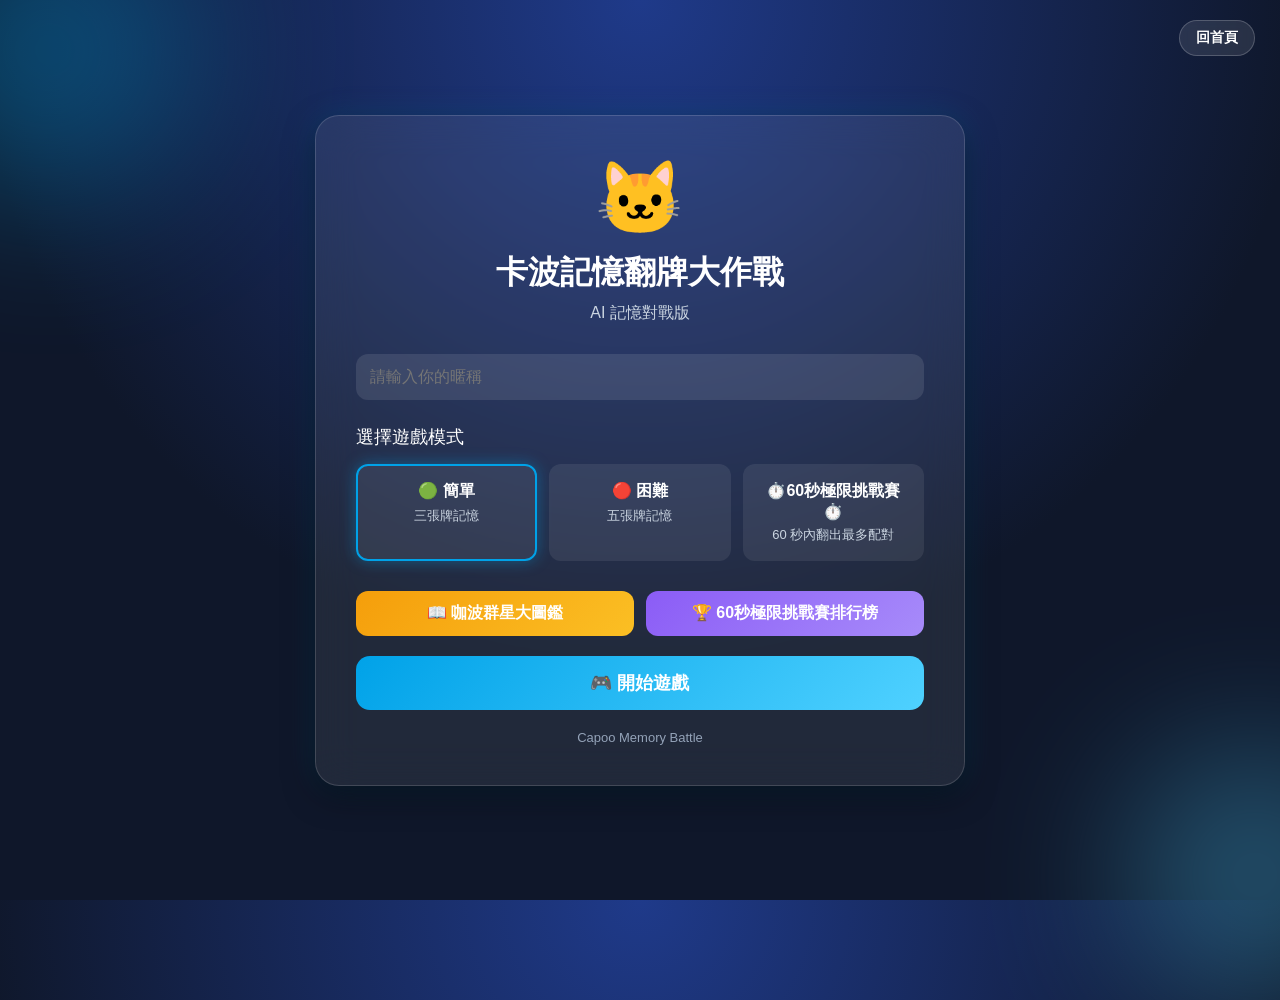
<file: capoo-game/index.html>
<!DOCTYPE html>
<html lang="zh-Hant">
<head>
<meta charset="UTF-8">
<meta name="viewport" content="width=device-width, initial-scale=1.0">
<title>卡波記憶翻牌大作戰</title>

<style>

*{
    margin:0;
    padding:0;
    box-sizing:border-box;
}

body{
    min-height:100vh;
    display:flex;
    justify-content:center;
    align-items:center;

    font-family:"Microsoft JhengHei",sans-serif;

    background:
    radial-gradient(circle at top,#1f3a8a,#0f172a 60%),
    #0f172a;

    overflow:hidden;
}

/* 背景光球 */
body::before,
body::after{
    content:"";
    position:absolute;
    border-radius:50%;
    filter:blur(80px);
    opacity:.35;
}

body::before{
    width:300px;
    height:300px;
    background:#00A2E8;
    top:-100px;
    left:-100px;
}

body::after{
    width:250px;
    height:250px;
    background:#4fd1ff;
    bottom:-100px;
    right:-100px;
}

/* 主卡片 */
.login-box{

    width:650px;
    max-width:95%;

    padding:40px;

    border-radius:24px;

    background:rgba(255,255,255,.08);

    backdrop-filter:blur(20px);

    border:1px solid rgba(255,255,255,.15);

    box-shadow:
    0 10px 30px rgba(0,0,0,.5),
    0 0 30px rgba(0,162,232,.2);

    position:relative;
    z-index:10;
}

.logo{
    font-size:72px;
    margin-bottom:10px; 
    text-align:center;
}

h1{
    color:white;
    font-size:32px;
    margin-bottom:8px;
    text-align:center;
}

.subtitle{
    color:#cbd5e1;
    margin-bottom:30px;
    text-align:center;
}

input[type=text]{

    width:100%;
    padding:14px;

    border:none;
    border-radius:12px;

    background:rgba(255,255,255,.1);

    color:white;
    font-size:16px;

    outline:none;

    margin-bottom:25px;
}

input[type=text]:focus{
    box-shadow:0 0 15px rgba(0,162,232,.5);
}

.section-title{
    color:#fff;
    margin-bottom:15px;
    font-size:18px;
}

/* 模式卡片 */
.difficulty{
    display:flex;
    gap:12px;
    margin-bottom:30px;
}

.diff-card{
    flex:1;
    padding:15px;

    border-radius:12px;

    background:rgba(255,255,255,.08);

    border:2px solid transparent;

    cursor:pointer;

    transition:.3s;

    text-align:center;
}

.diff-card:hover{
    transform:translateY(-3px);
}

.diff-card input{
    display:none;
}

.diff-card:has(input:checked){
    border-color:#00A2E8;
    box-shadow:0 0 15px rgba(0,162,232,.4);
}

.diff-title{
    color:white;
    font-weight:bold;
    font-size:16px;
}

.diff-desc{
    color:#cbd5e1;
    font-size:13px;
    margin-top:5px;
}

/* 按鈕 */
.start-btn{

    width:100%;

    padding:15px;

    border:none;
    border-radius:14px;

    background:linear-gradient(135deg,#00A2E8,#4fd1ff);

    color:white;

    font-size:18px;
    font-weight:bold;

    cursor:pointer;

    transition:.3s;
}

.start-btn:hover{

    transform:translateY(-2px);

    box-shadow:
    0 0 20px rgba(0,162,232,.5);
}

.footer{
    margin-top:20px;
    color:#94a3b8;
    font-size:13px;
    text-align:center;
}

/* 右上角懸浮返回首頁按鈕 (手機電腦共用) */
.floating-home-btn {
    position: fixed;
    top: 20px;
    right: 25px;
    background: rgba(255, 255, 255, 0.1);
    backdrop-filter: blur(5px);
    border: 1px solid rgba(255, 255, 255, 0.2);
    color: white;
    padding: 8px 16px;
    border-radius: 20px;
    text-decoration: none;
    font-size: 14px;
    font-weight: bold;
    z-index: 9999;
    transition: 0.3s;
}
.floating-home-btn:hover {
    background: rgba(0, 162, 232, 0.4);
    border-color: #4fd1ff;
}

/* 手機版 */
@media(max-width:700px){

    .difficulty{
        flex-direction:column;
    }

    .login-box{
        width:95%;
        padding: 20px;
    }
}

</style>
</head>

<body>

<!-- 右上角固定返回首頁按鈕，手機電腦隨時點得到 -->
<a href="home.html" class="floating-home-btn">回首頁</a>

<div class="login-box">

    <div class="logo">🐱</div>

    <h1>卡波記憶翻牌大作戰</h1>

    <div class="subtitle">
        AI 記憶對戰版
    </div>

    <form onsubmit="startGame(event)">

        <input
            type="text"
            id="username"
            placeholder="請輸入你的暱稱"
            required
        >

        <div class="section-title">
            選擇遊戲模式
        </div>

        <div class="difficulty">

            <label class="diff-card">

                <input
                    type="radio"
                    name="difficulty"
                    value="easy"
                    checked
                >

                <div class="diff-title">
                    🟢 簡單
                </div>

                <div class="diff-desc">
                    三張牌記憶
                </div>

            </label>

            <label class="diff-card">

                <input
                    type="radio"
                    name="difficulty"
                    value="hard"
                >

                <div class="diff-title">
                    🔴 困難
                </div>

                <div class="diff-desc">
                    五張牌記憶
                </div>

            </label>

            <label class="diff-card">

                <input
                    type="radio"
                    name="difficulty"
                    value="challenge"
                >

                <div class="diff-title">
                    ⏱️60秒極限挑戰賽⏱️
                </div>

                <div class="diff-desc">
                    60 秒內翻出最多配對
                </div>

            </label>

        </div>
        <div style="
        display:flex;
        gap:12px;
        margin-bottom:20px;
        ">

            <button
                type="button"
                onclick="window.location.href='story.html'"
                style="
                flex:1;
                padding:12px;
                border:none;
                border-radius:12px;
                cursor:pointer;
                font-size:16px;
                font-weight:bold;
                background:linear-gradient(135deg,#f59e0b,#fbbf24);
                color:white;
                ">
                📖 咖波群星大圖鑑
            </button>

            <button
                type="button"
                onclick="window.location.href='leaderboard.html'"
                style="
                flex:1;
                padding:12px;
                border:none;
                border-radius:12px;
                cursor:pointer;
                font-size:16px;
                font-weight:bold;
                background:linear-gradient(135deg,#8b5cf6,#a78bfa);
                color:white;
                ">
                🏆 60秒極限挑戰賽排行榜
            </button>

        </div>
        <button class="start-btn">
            🎮 開始遊戲
        </button>
        

    </form>

    <div class="footer">
        Capoo Memory Battle
    </div>

</div>

<script>

function startGame(e){

    e.preventDefault();

    const username =
        document.getElementById("username").value;

    const difficulty =
        document.querySelector(
            "input[name='difficulty']:checked"
        ).value;

    let url;

    if(difficulty === "challenge"){

        url =
        `challenge.html?user=${encodeURIComponent(username)}`;

    }else{

        url =
        `game.html?user=${encodeURIComponent(username)}&difficulty=${difficulty}`;

    }

    window.location.href = url;
}

</script>

</body>
</html>
</file>
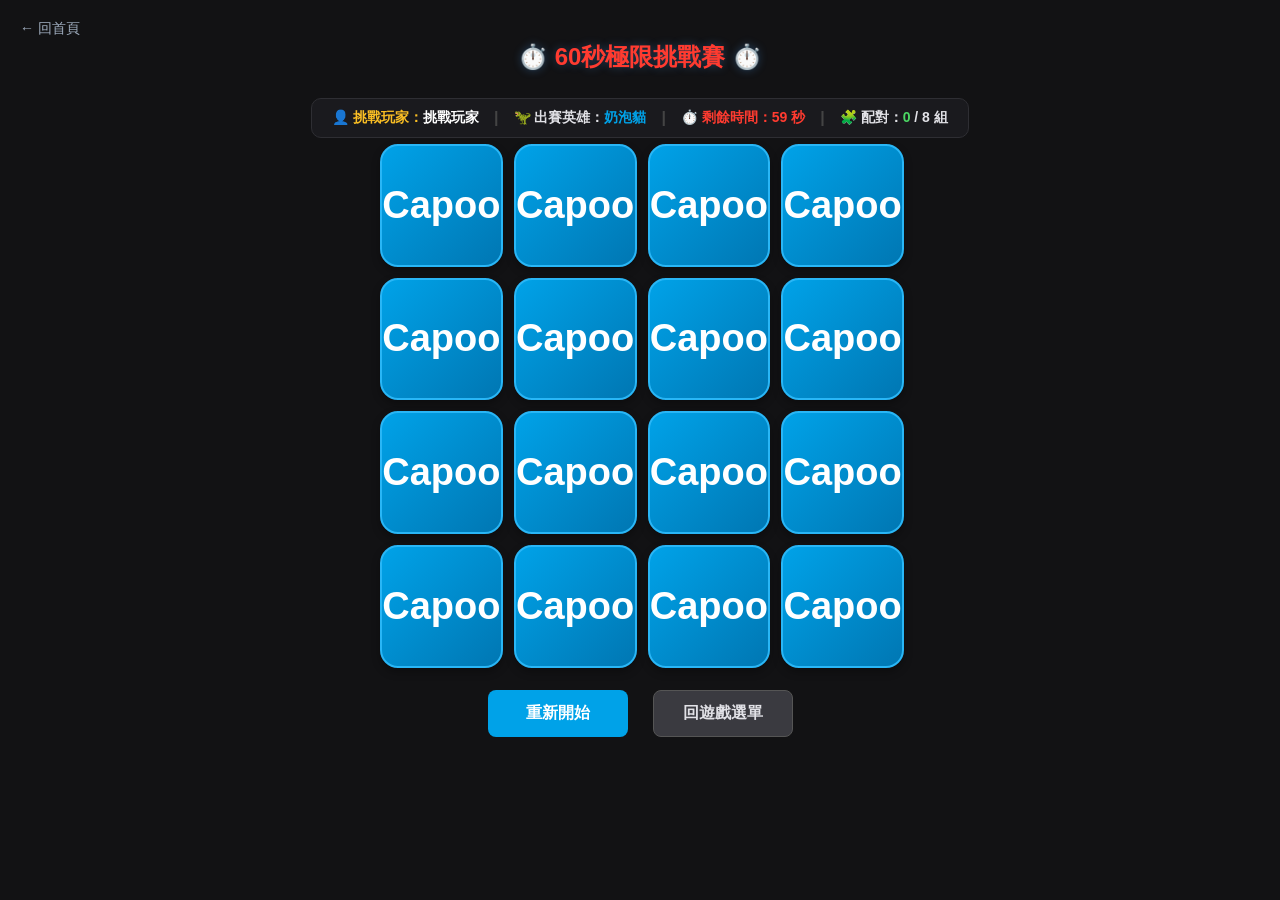
<file: capoo-game/challenge.html>
<!DOCTYPE html>
<html lang="zh-Hant">
<head>
    <meta charset="UTF-8">
    <meta name="viewport" content="width=device-width, initial-scale=1.0">
    <title>60秒極限挑戰賽</title>
    <script src="https://code.jquery.com/jquery-3.6.0.min.js"></script>
    <style>
        :root {
            --bg-color: #121214;
            --card-back: #00A2E8;			
            --text-color: #e1e1e6;
            --accent-color: #ff3b30; 
        }
        body {
            background-color: var(--bg-color); 
			color: var(--text-color);
            font-family: 'Segoe UI', Roboto, sans-serif; 
			margin: 0; padding: 20px; padding-top: 1px;
            display: flex; flex-direction: column; align-items: center;
        }
        nav { 
			position: fixed; top: 0; left: 0;
			width: 100%; background: #1a1a1e; 
			padding: 15px 0; text-align: center; 
			border-bottom: 2px solid var(--accent-color); z-index: 999; 
		}
		
        nav a { color: var(--text-color); text-decoration: none; 
			margin: 0 10px; font-weight: bold; }
		
		nav a.active { color: var(--accent-color); }

        .challenge-container {
			width: 100%;
			max-width: 680px;   
			display: flex;
			flex-direction: column;
			align-items: center; 
			text-align: center;
		}

        #game-board { 
			display: grid; 
			grid-template-columns: repeat(4, 1fr);
			gap: 15px;          
			margin: 1px auto;
			perspective: 1000px;
			width: 100%;        
			max-width: 520px;  
		}
		
		h1, h2 { 
			color: var(--accent-color); 
			text-shadow: 0 0 10px rgba(77,166,255,0.3); 
		}
		
        .card-container { 
			width: 100%;
			aspect-ratio: 1;    
			position: relative; 
			transform-style: preserve-3d; 
			transition: transform 0.6s; 
			cursor: pointer; 
		}
		
        .card-container.flipped { 
			transform: rotateY(180deg); 
		}
		
        .card-face { 
			position: absolute; 
			width: 100%; height: 100%; 
			backface-visibility: hidden; 
			border-radius: 18px; 
			box-shadow: 0 4px 8px rgba(0,0,0,0.3); 
			display: flex; 
			align-items: center; 
			justify-content: center; 
			overflow: hidden;
			top: 0;
			left: 0;
		}
        
        .card-back { 
			background: linear-gradient(135deg, #00A2E8 0%, #0077b3 100%); 
			border: 2px solid #29b6f6; 
			color: white; 
			font-weight: bold; 
			border-radius: 18px; 
			z-index: 2;
			width: 100%; height: 100%; 
			font-size: 38px; 
		}
		
        .card-front { 
			background-color: #ffffff; 
			transform: rotateY(180deg); 
			border: 2px solid #fff; 
			border-radius: 18px; 
			z-index: 1; 
			width: 100%; height: 100%; 
		}
		
        .card-front img { 
			width: 90%; height: 90%; object-fit: contain; 
		}
		
        button { 
			background-color: var(--accent-color); 
			color: white; border: none; padding: 12px 24px; 
			font-size: 16px; border-radius: 8px; cursor: pointer; 
			font-weight: bold; transition: 0.2s; margin: 5px; 
		}
		button:hover { background-color: #008cd4; transform: translateY(-2px); }
		
    </style>
</head>
<body>
	<a href="home.html" class="back-link" style="position: absolute; top: 20px; left: 20px; color: #a0aec0; text-decoration: none; font-size: 14px; z-index: 99;">
	&#8592; 回首頁
	</a>
    <div class="challenge-container" style="margin-top: 20px;">
        <h2>⏱️ 60秒極限挑戰賽 ⏱️</h2>
        
        <!--使用 flex 讓三筆資訊完美並排 -->
			<div style="display: flex; gap: 15px; justify-content: center; align-items: center; background-color: #1a1a1e; padding: 10px 20px; border-radius: 10px; margin: 5px 0; border: 1px solid #2e2e33; font-weight: bold;">
            <div style="font-size: 14px; color: #fbbf24;">👤 挑戰玩家：<span id="player-nickname-display" style="color: #ffffff;">神秘人物</span></div>
            <div style="color: #444;">|</div>
            <div style="font-size: 14px;">🦖 出賽英雄：<span id="hero-display" style="color:#00A2E8;">卡波</span></div>
            <div style="color: #444;">|</div>
            <div style="font-size: 14px; color: var(--accent-color);">⏱️ 剩餘時間：<span id="timer">60</span> 秒</div>
            <div style="color: #444;">|</div>
            <div style="font-size: 14px;">🧩 配對：<span id="score" style="color: #4cd964;">0</span> / 8 組</div>
        </div>

        <div id="game-board"></div>

        <div style="margin-top: 20px; display: flex; gap: 15px; justify-content: center;">
            <button onclick="resetChallengeGame()" style="background-color: #00A2E8; width: 140px;">重新開始</button>
            <button onclick="location.href='index.html'" style="background-color: #3a3a40; color: #e1e1e6; border: 1px solid #555; width: 140px;">回遊戲選單</button>
        </div>
    </div>

    <script>
		const capooImages = [
            "capoo1.png", 
            "capoo2.png", 
            "capoo3.png", 
            "capoo4.png", 
            "capoo5.png", 
            "capoo6.png", 
            "capoo7.png", 
            "capoo8.png"
        ];        
		let timeLeft = 60;
        let timerInterval;
        let matchedPairs = 0;
        let flippedCards = [];
        let isLockBoard = false;

		window.onload = function() {
            //去網址列把 ?user= 後面的暱稱挖出來
            let urlParams = new URLSearchParams(window.location.search);
            let pNickname = urlParams.get('user') || localStorage.getItem('playerNickname') || '挑戰玩家';
            
            localStorage.setItem('playerNickname', pNickname);
            
            $('#player-nickname-display').text(pNickname);

            const heroPool = ['貓貓蟲卡波', '狗狗', '咪卡', '兔兔', '黑貓蟲', '奶泡貓', '暴龍姐'];
            let randomIndex = Math.floor(Math.random() * heroPool.length);
            let randomHero = heroPool[randomIndex];
            localStorage.setItem('playerCharName', randomHero);
            $('#hero-display').text(randomHero);
            
            localStorage.setItem('challengeScoreProcessed', 'false');
            initChallengeBoard();
            startTimer();
        };

        function initChallengeBoard() {
            let $board = $('#game-board').empty();
            let deck = [...capooImages, ...capooImages];
            deck.sort(() => Math.random() - 0.5);

            deck.forEach((imgUrl, index) => {
                let cardHtml = `
                    <div class="card-container" data-id="${imgUrl}" data-index="${index}">
                        <div class="card-face card-back">Capoo</div>
                        <div class="card-face card-front"><img src="${imgUrl}" onerror="this.src='capoo1.png'"></div>
                    </div>
                `;
                $board.append(cardHtml);
            });

            $('.card-container').click(handleCardClick);
        }

        function handleCardClick() {
            if (isLockBoard || $(this).hasClass('flipped')) return;
            
            $(this).addClass('flipped');
            flippedCards.push($(this));

            if (flippedCards.length === 2) {
                isLockBoard = true;
                if (flippedCards[0].data('id') === flippedCards[1].data('id')) {
                    matchedPairs++;
                    $('#score').text(matchedPairs);
                    flippedCards = [];
                    isLockBoard = false;
                    if (matchedPairs === 8) { clearInterval(timerInterval); saveAndRedirect(); }
                } else {
                    setTimeout(() => { 
                        flippedCards[0].removeClass('flipped'); 
                        flippedCards[1].removeClass('flipped'); 
                        flippedCards = []; 
                        isLockBoard = false; 
                    }, 800);
                }
            }
        }

		function startTimer() {
            timerInterval = setInterval(function() {
                timeLeft--;
                $('#timer').text(timeLeft);
                
                if (timeLeft <= 0) { 
                    clearInterval(timerInterval); 
                    //時間到立刻觸發存檔跳轉，不讓數據卡死歸零
                    saveAndRedirect(); 
                }
            }, 1000);
        }

        function saveAndRedirect() {
            //最新、最即時的數據
            localStorage.setItem('gameMode', 'challenge');
            localStorage.setItem('challengeScore', matchedPairs);
            localStorage.setItem('challengeTimeLeft', timeLeft < 0 ? 0 : timeLeft); 
            localStorage.setItem('challengeScoreProcessed', 'false'); 
            
            window.location.href = "result.html";
        }
		//按下重新開始時觸發的重來邏輯
        function resetChallengeGame() {
            clearInterval(timerInterval);
            
            timeLeft = 60;
            matchedPairs = 0;
            flippedCards = [];
            isLockBoard = false;
            
            $('#timer').text(timeLeft);
            $('#score').text(matchedPairs);
            
            localStorage.setItem('challengeScoreProcessed', 'false');
            
            initChallengeBoard();
            startTimer();
        }
    </script>
</body>
</html>
</file>
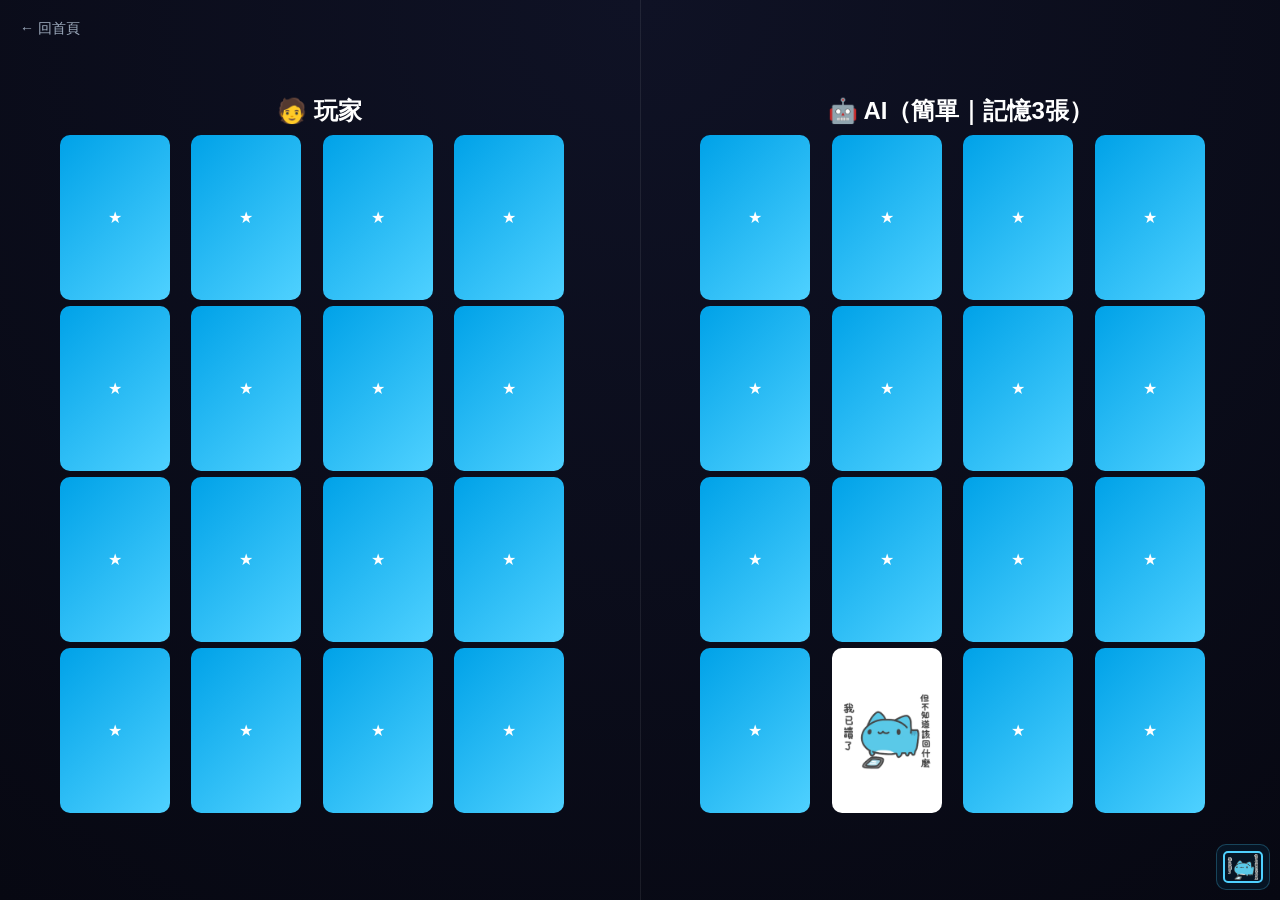
<file: capoo-game/game.html>
<!DOCTYPE html>
<html lang="zh-Hant">
<head>
<meta charset="UTF-8">
<meta name="viewport" content="width=device-width, initial-scale=1.0">
<title>卡波 AI 記憶對戰完整版</title>

<script src="https://code.jquery.com/jquery-3.6.0.min.js"></script>

<style>

/* ================= 全局 ================= */
html, body{
    margin:0;
    height:100vh;
    overflow:hidden;

    background: radial-gradient(circle at top, #0f1225, #070812);
    color:white;
    font-family:Arial;
}

/* ================= 左右戰場 ================= */
body{
    display:flex;
    flex-direction:row;
}

#player-wrap, #ai-wrap{
    position: relative;
}
/* ================= 玩家（左） ================= */
#player-wrap{
    flex:1;

    display:flex;
    flex-direction:column;
    justify-content:center;
    align-items:center;
    position:relative;
    border-right:1px solid rgba(255,255,255,0.08);
}
#freeze-player, #freeze-ai{
    display:block;
}
/* ================= AI（右） ================= */
#ai-wrap{
    flex:1;

    display:flex;
    flex-direction:column;
    justify-content:center;
    align-items:center;

    position:relative;
}
 
/* ================= 標題 ================= */
h2{
    margin:8px 0;
}

/* ================= 棋盤 ================= */
.board{
    display:grid;
    grid-template-columns:repeat(4,1fr);
    gap:6px;

    width:95%;
    max-width:520px;
}
.combo-pop{
    position: fixed;
    top: 20%;
    left: 50%;
    transform: translateX(-50%) scale(0);
    font-size: 60px;
    font-weight: bold;
    color: #00e5ff;
    z-index: 9999;
    pointer-events: none;
    transition: 0.2s ease;
}
.combo-pop.show{
    transform: translateX(-50%) scale(1);
}
/* ================= 卡牌 ================= */
.card{
    width:100%;
    aspect-ratio:2/3;

    max-width:110px;

    perspective:800px;
    cursor:pointer;
}

.inner{
    width:100%;
    height:100%;
    position:relative;
    transform-style:preserve-3d;
    transition:0.6s;
}

.card.done{
    opacity: 0;
    transform: scale(0.3);
    filter: blur(4px);
    transition: 0.5s ease;
    pointer-events: none;
}

.card.flipped .inner{
    transform:rotateY(180deg);
}

.front, .back{
    position:absolute;
    width:100%;
    height:100%;
    border-radius:10px;
    backface-visibility:hidden;
}

/* 背面 */
.back{
    background: linear-gradient(135deg,#00A2E8,#4fd1ff);
    display:flex;
    align-items:center;
    justify-content:center;
}

/* 正面 */
.front{
    transform:rotateY(180deg);
    background:white;
}

.front img{
    width:100%;
    height:100%;
    object-fit:contain;
    padding:3px;
    box-sizing:border-box;
}

/* ================= AI Queue ================= */
#ai-queue{
    position:absolute;
    right:10px;
    bottom:10px;

    display:flex;
    flex-wrap:wrap;
    gap:6px;

    max-width:220px;

    padding:6px;
    border-radius:10px;

    background:rgba(0,162,232,0.08);
    border:1px solid rgba(77,209,255,0.25);
}

.q-item{
    width:36px;
    height:28px;
    border-radius:5px;
    overflow:hidden;
    border:2px solid #4fd1ff;
}

.q-item img{
    width:100%;
    height:100%;
    object-fit:cover;
}

/* queue動畫 */
.q-add{animation: pop 0.3s ease;}
@keyframes pop{
    from{transform:scale(0.5);opacity:0;}
    to{transform:scale(1);opacity:1;}
}

.q-remove{animation: out 0.3s forwards;}
@keyframes out{
    to{transform:translateX(30px) scale(0.5);opacity:0;}
}

.freeze-overlay{
    position:absolute;
    top:0;
    left:0;
    width:100%;
    height:100%;
    pointer-events:none;
    z-index:9999;

    background: rgba(120, 200, 255, 0.08);
    backdrop-filter: blur(3px) saturate(1.5);

    animation: freezePulse 1.2s infinite;
}

@keyframes freezePulse{
    0%{
        box-shadow: inset 0 0 20px rgba(100,200,255,0.2);
    }
    50%{
        box-shadow: inset 0 0 50px rgba(150,220,255,0.5);
    }
    100%{
        box-shadow: inset 0 0 20px rgba(100,200,255,0.2);
    }
}

.freeze-overlay::before{
    content:"";
    position:absolute;
    width:100%;
    height:100%;
    background-image: radial-gradient(circle, rgba(255,255,255,0.4) 1px, transparent 1px);
    background-size: 20px 20px;
    opacity:0.4;
    animation: snowMove 6s linear infinite;
}

@keyframes snowMove{
    from{transform:translateY(0);}
    to{transform:translateY(40px);}
}

#result-text{
    animation:zoomIn .5s ease;
}

@keyframes zoomIn{
    from{
        transform:scale(0);
        opacity:0;
    }
    to{
        transform:scale(1);
        opacity:1;
    }
}
</style>
</head>

<body>
<a href="home.html" class="back-link" style="position: absolute; top: 20px; left: 20px; color: #a0aec0; text-decoration: none; font-size: 14px; z-index: 99;">
  &#8592; 回首頁
</a>
<!-- ================= 玩家 ================= -->
<div id="player-wrap">
    <h2 id="player-name">🧑 玩家</h2>
    <div id="player-board" class="board"></div>
    <div id="freeze-player" class="freeze-overlay" style="display:none;"></div>
</div>

<!-- ================= AI ================= -->
<div id="ai-wrap">
    <h2 id="ai-title">🤖 AI</h2>
    <div id="ai-board" class="board"></div>
    <div id="ai-queue"></div>
    <div id="freeze-ai" class="freeze-overlay" style="display:none;"></div>
</div>

<div id="result-screen" style="
display:none;
position:fixed;
top:0;
left:0;
width:100%;
height:100%;
background:rgba(0,0,0,0.9);
z-index:9999;
justify-content:center;
align-items:center;
flex-direction:column;
font-size:60px;
">

    <div id="result-text"></div>

<div style="
display:flex;
gap:20px;
margin-top:30px;
">

    <button onclick="location.reload()"
    style="
    padding:15px 40px;
    font-size:24px;
    border:none;
    border-radius:10px;
    cursor:pointer;
    ">
        再玩一次
    </button>

    <button onclick="window.location.href='index.html'"
    style="
    padding:15px 40px;
    font-size:24px;
    border:none;
    border-radius:10px;
    cursor:pointer;
    ">
        回遊戲選單
    </button>

</div>
<script>

const imgs = [
"capoo1.png","capoo2.png","capoo3.png","capoo4.png",
"capoo5.png","capoo6.png","capoo7.png","capoo8.png"
];

let pFirst=null;
let lock=false;
let pScore=0;
let aiScore=0;
let gameOver=false;
let pCombo = 0;
let aiCombo = 0;
let freezeAI = false;
let freezePlayer = false;

/* ================= AI MEMORY ================= */
 

const params = new URLSearchParams(window.location.search);
const difficulty = params.get("difficulty") || "easy";

const username = params.get("user") || "玩家";

document.getElementById("player-name").textContent =
    `🧑 ${username}`;

let aiQueue=[];
const MAX_Q = difficulty === "hard" ? 5 : 3;

/* ================= 初始化 ================= */
function init(){
    
    pScore = 0;
    aiScore = 0;
    gameOver = false;
    $("#ai-board,#player-board,#ai-queue").empty();

    let aiDeck = shuffle([...imgs,...imgs]);
    let pDeck  = shuffle([...imgs,...imgs]);

    aiDeck.forEach(img=>{
        $("#ai-board").append(card(img,"ai"));
    });

    pDeck.forEach(img=>{
        $("#player-board").append(card(img,"player"));
    });

    $(".card").off("click").on("click", playerClick);

    setTimeout(aiLoop,1000);
}

/* ================= 卡牌 ================= */
function card(img,owner){
return `
<div class="card" data-img="${img}" data-owner="${owner}">
    <div class="inner">
        <div class="back">★</div>
        <div class="front"><img src="${img}"></div>
    </div>
</div>`;
}

/* ================= shuffle ================= */
function shuffle(a){
    return a.sort(()=>Math.random()-0.5);
}

/* ================= 玩家 ================= */
function playerClick(){

    if(lock) return;
    if(freezePlayer) return;
    if($(this).data("owner")!=="player") return;
    if($(this).hasClass("done")) return;
    if($(this).hasClass("flipped")) return;

    flip(this);

    if(!pFirst){
        pFirst=this;
        return;
    }

    checkPlayer(this);
}

function flip(c){
    $(c).addClass("flipped");
}

/* ================= 比對 ================= */
function checkPlayer(second){

    lock=true;

    if($(pFirst).data("img") === $(second).data("img")){
        $(pFirst).add(second).addClass("done");
        pScore++;

        pCombo++;
        aiCombo = 0;

        if(pCombo >= 2){
            freezeAI = true;

            $("#freeze-ai").fadeIn(200);

            setTimeout(()=>{
                freezeAI = false;
                $("#freeze-ai").fadeOut(200);
            }, 3000);
            pCombo = 0;
        }

        checkGameOver();
    }else{
        pCombo = 0;
        setTimeout(()=>{
            $(pFirst).add(second).removeClass("flipped");
        },700);
    }

    setTimeout(()=>{
        pFirst=null;
        lock=false;
    },700);
}

/* ================= queue ================= */
function addQueue(card){

    let img = $(card).data("img");

    // 同一張牌已經記錄過
    if(aiQueue.some(item => item.card === card)){
        return;
    }

    aiQueue.push({
        card: card,
        img: img
    });

    let el=$(`
        <div class="q-item q-add">
            <img src="${img}">
        </div>
    `);

    $("#ai-queue").append(el);

    if(aiQueue.length > MAX_Q){

        aiQueue.shift();

        $("#ai-queue .q-item")
            .first()
            .addClass("q-remove");

        setTimeout(()=>{
            $("#ai-queue .q-item.q-remove")
                .first()
                .remove();
        },300);
    }
}

function removeFromQueue(img){

    aiQueue = aiQueue.filter(
        item => item.img !== img
    );

    $("#ai-queue .q-item").each(function(){

        if($(this).find("img").attr("src") === img){

            $(this).addClass("q-remove");

            setTimeout(()=>{
                $(this).remove();
            },300);
        }
    });
}

/* ================= AI ================= */
function findMatch(){

    for(let i=0;i<aiQueue.length;i++){

        for(let j=i+1;j<aiQueue.length;j++){

            if(
                aiQueue[i].img === aiQueue[j].img &&
                aiQueue[i].card !== aiQueue[j].card
            ){
                return aiQueue[i].img;
            }
        }
    }

    return null;
}

function showCombo(n){
    let el = $(`<div class="combo-pop">COMBO x${n}</div>`);
    $("body").append(el);

    setTimeout(()=>el.addClass("show"),10);
    setTimeout(()=>el.remove(),500);
}

function aiLoop(){

    if(gameOver) return;

    if(freezeAI){
        setTimeout(aiLoop, 300);
        return;
    }
    let cards=$("#ai-board .card").not(".done");

    if(cards.length<2) return;

    let match=findMatch();

    let c1,c2;

    if(match){

        let same=cards.filter(function(){
            return $(this).data("img")===match;
        });

        c1=same[0];
        c2=same[1];

    }else{
        c1=cards[Math.floor(Math.random()*cards.length)];
    }

    flip(c1);
    addQueue(c1);

    setTimeout(()=>{

        let cards2=$("#ai-board .card").not(".done").not(c1);

        c2 = c2 || cards2[Math.floor(Math.random()*cards2.length)];

        flip(c2);
        addQueue(c2);

        setTimeout(()=>{

            let isMatch = $(c1).data("img") === $(c2).data("img");

            if(isMatch){
                $(c1).add(c2).addClass("done");
                aiScore++;

                removeFromQueue($(c1).data("img"));
             }else{
                $(c1).add(c2).removeClass("flipped");
        }

            // ⭐⭐⭐ 重點：回合結束才算 combo
            if(isMatch){
                aiCombo++;
                showCombo(aiCombo);
                pCombo = 0;
            }else{
                aiCombo = 0;
                pCombo = 0;
            }

            // ❄ freeze 判斷（不變）
            if(aiCombo >= 2){
                freezePlayer = true;

                $("#freeze-player").fadeIn(100);

                setTimeout(()=>{
                    freezePlayer = false;
                    $("#freeze-player").fadeOut(200);
                }, 3000);

                aiCombo = 0;
            }

            //removeFromQueue($(c1).data("img"));
            checkGameOver();

            setTimeout(aiLoop,800);

        },600);

    },600);
}

document.getElementById("ai-title").innerHTML =
    difficulty === "hard"
    ? "🤖 AI（困難｜記憶5張）"
    : "🤖 AI（簡單｜記憶3張）";

function checkGameOver(){

    if(gameOver) return;

    let text="";

    // 玩家先完成
    if(pScore >= 8){

        gameOver = true;
        text = "🎉 VICTORY";

    }
    // AI先完成
    else if(aiScore >= 8){

        gameOver = true;
        text = "💀 LOSE";

    }
    else{
        return;
    }

    $("#result-text").html(`
        ${text}<br>
        <div style="font-size:30px;margin-top:20px">
            ${username}：${pScore} 對<br>
            AI：${aiScore} 對
        </div>
    `);

    $("#result-screen").css("display","flex");
}


init();

</script>
 
</body>
</html>
</file>
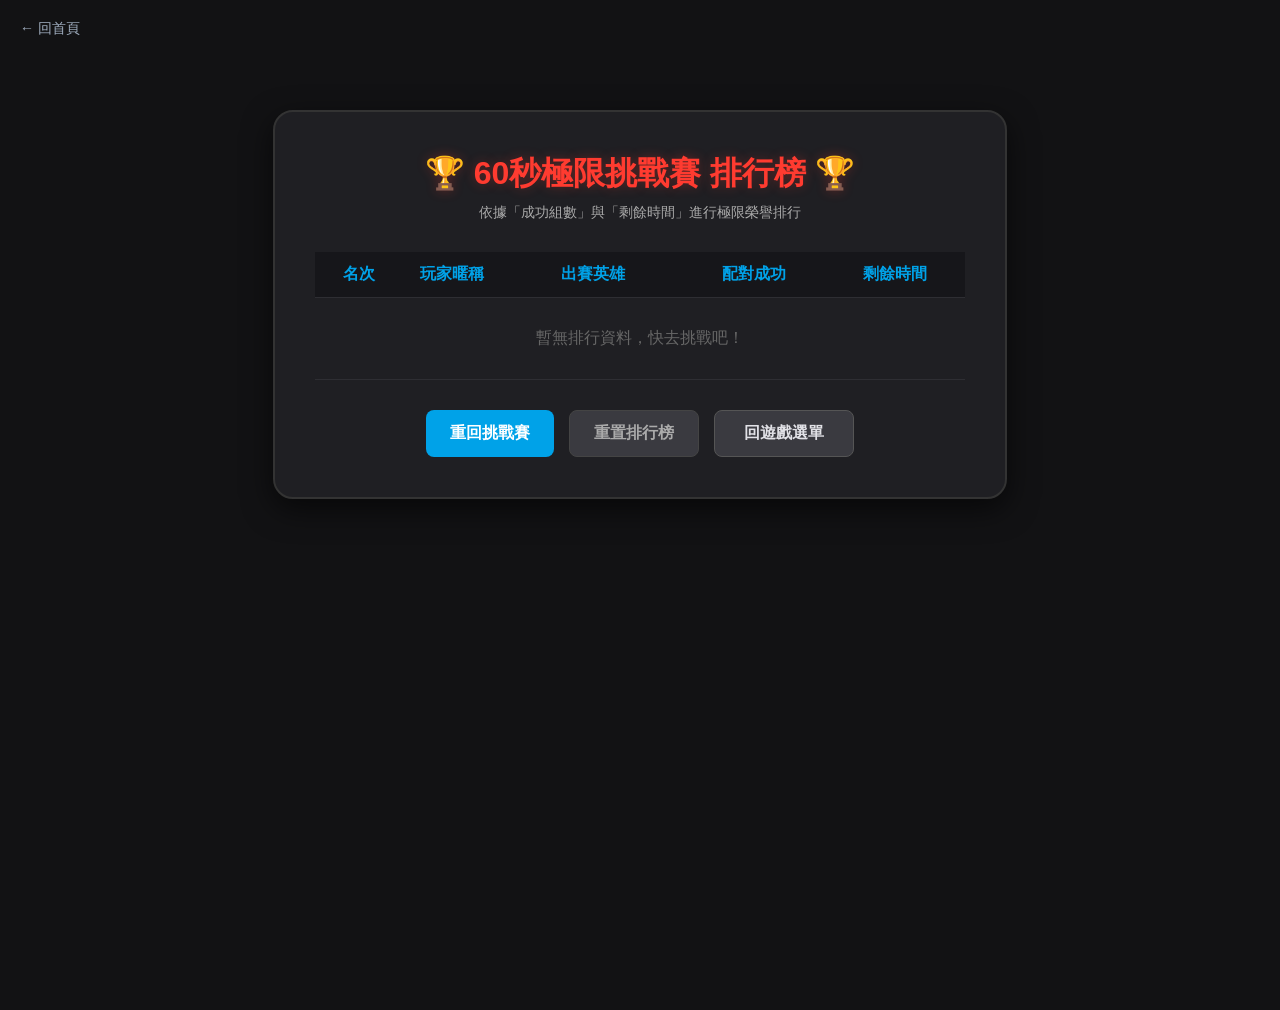
<file: capoo-game/leaderboard.html>
<!DOCTYPE html>
<html lang="zh-Hant">
<head>
    <meta charset="UTF-8">
    <meta name="viewport" content="width=device-width, initial-scale=1.0">
    <title>挑戰賽排行 - 卡波記憶翻牌大作戰</title>
    <script src="https://code.jquery.com/jquery-3.6.0.min.js"></script>
    <style>
        :root {
            --bg-color: #121214;
            --text-color: #e1e1e6;
            --accent-color: #ff3b30; /* 保持 60秒挑戰賽的熱血紅色調 */
            --capoo-blue: #00A2E8;
            --gold: #ffd700;
            --silver: #c0c0c0;
            --bronze: #cd7f32;
        }

        body {
            background-color: var(--bg-color);
            color: var(--text-color);
            font-family: 'Segoe UI', Roboto, sans-serif;
            margin: 0;
            padding: 20px;
            padding-top: 90px; /* 預留給固定導覽列的緩衝 */
            display: flex;
            flex-direction: column;
            align-items: center;
            min-height: 100vh;
        }

        /*  排行榜大卡片外框 */
        .leaderboard-box {
            background-color: #1f1f23;
            border: 2px solid #333;
            border-radius: 20px;
            padding: 40px;
            width: 100%;
            max-width: 650px; /* 配合大棋盤的 650px 黃金寬度 */
            box-shadow: 0 10px 30px rgba(0,0,0,0.6);
            margin-top: 20px;
        }

        .leaderboard-header {
            text-align: center;
            margin-bottom: 30px;
        }

        h2 { color: var(--accent-color); text-shadow: 0 0 12px rgba(255,59,48,0.3); font-size: 32px; margin: 0; }
        .subtitle { color: #aaa; font-size: 14px; margin-top: 8px; }

        /*  排行榜表格樣式 */
        table {
            width: 100%;
            border-collapse: collapse;
            margin-top: 10px;
        }

        th, td {
            padding: 15px;
            text-align: center;
            border-bottom: 1px solid #2e2e33;
        }

        th {
            background-color: #16161a;
            color: var(--capoo-blue);
            font-weight: bold;
            font-size: 16px;
        }

        td {
            font-size: 16px;
            color: #ccc;
        }

		/* 強迫排行榜所有表格格子的文字一律橫排、不准縮水換行 */
        th, td {
            white-space: nowrap;      /*  核心：這行能強迫「玩家暱稱」變回漂亮的橫排 */
            padding: 12px 18px;       /* 增加左右內襯，給文字最舒適的延伸空間 */
            text-align: center;
        }

        /*  前三名華麗稱號特效 */
        tr.rank-1 td { color: var(--gold); font-weight: bold; }
        tr.rank-2 td { color: var(--silver); font-weight: bold; }
        tr.rank-3 td { color: var(--bronze); font-weight: bold; }

        .medal {
            font-size: 18px;
            margin-right: 5px;
        }

        /* 最新戰果提示標籤 */
        .latest-tag {
            background-color: var(--accent-color);
            color: white;
            font-size: 11px;
            padding: 2px 6px;
            border-radius: 4px;
            margin-left: 8px;
            font-weight: bold;
            vertical-align: middle;
        }

        /* 底部功能按鈕群 */
        .btn-group { display: flex; gap: 15px; justify-content: center; margin-top: 30px; }
        
        button {
            border: none; padding: 12px 24px; font-size: 16px; border-radius: 8px; 
            cursor: pointer; font-weight: bold; transition: 0.2s;
        }
        .btn-again { background-color: var(--capoo-blue); color: white; }
        .btn-again:hover { background-color: #008cd4; transform: translateY(-2px); }
        
        .btn-clear { background-color: #3a3a40; color: #aaa; border: 1px solid #444; }
        .btn-clear:hover { background-color: #4a4a52; color: #fff; }
    </style>
</head>
<body>
	<a href="home.html" class="back-link" style="position: absolute; top: 20px; left: 20px; color: #a0aec0; text-decoration: none; font-size: 14px;">
  &#8592; 回首頁
	</a>
    <div class="leaderboard-box">
        <div class="leaderboard-header">
            <h2>🏆 60秒極限挑戰賽 排行榜 🏆</h2>
            <div class="subtitle">依據「成功組數」與「剩餘時間」進行極限榮譽排行</div>
        </div>
        
        <table>
            <thead>
                <tr>
                    <th style="width: 15%;">名次</th>
                    <th>玩家暱稱</th> <th style="width: 35%;">出賽英雄</th>
                    <th style="width: 25%;">配對成功</th>
                    <th style="width: 25%;">剩餘時間</th>
                </tr>
            </thead>
            <tbody id="leaderboard-body">
                </tbody>
        </table>

	<div class="btn-group">
            <button class="btn-again" onclick="location.href='challenge.html'">重回挑戰賽</button>
            <button class="btn-clear" onclick="clearLeaderboard()">重置排行榜</button>
            <button onclick="location.href='index.html'" style="background-color: #3a3a40; color: #e1e1e6; border: 1px solid #555; width: 140px; padding: 12px 24px; font-size: 16px; font-weight: bold; cursor: pointer; border-radius: 8px;">回遊戲選單 </button>
        </div>
    </div>

    <script>
        window.onload = function() {
            renderLeaderboard();
        };

        function renderLeaderboard() {
            let $tbody = $('#leaderboard-body').empty();
            
            //統一使用 'challengeLeaderboard' 作為緩存金鑰
            let records = JSON.parse(localStorage.getItem('challengeLeaderboard')) || [];
            let latestHero = localStorage.getItem('playerCharName') || '貓貓蟲卡波';
            
            let urlParams = new URLSearchParams(window.location.search);
            let latestNickname = localStorage.getItem('playerNickname') || urlParams.get('user') || '挑戰玩家';

            let latestScore = parseInt(localStorage.getItem('challengeScore'));
            let latestTimeLeft = parseInt(localStorage.getItem('challengeTimeLeft'));

            if (!isNaN(latestScore) && !isNaN(latestTimeLeft)) {
                let isScoreProcessed = localStorage.getItem('challengeScoreProcessed') === 'true';
                
                if (!isScoreProcessed) {
                    records.forEach(r => r.isLatest = false);
                    
                    // 將網址撈到的正確暱稱當成獨立屬性存進排行資料庫
                    records.push({
                        hero: latestHero,
                        nickname: latestNickname,
                        score: latestScore,
                        timeLeft: latestTimeLeft,
                        isLatest: true
                    });
                    
                    localStorage.setItem('challengeScoreProcessed', 'true');
                    localStorage.removeItem('challengeScore');
                    localStorage.removeItem('challengeTimeLeft');
                    localStorage.setItem('challengeLeaderboard', JSON.stringify(records));
                }
            }

            // 組數越高越前、時間剩越多越前
            records.sort((a, b) => {
                if (b.score !== a.score) return b.score - a.score;
                return b.timeLeft - a.timeLeft;
            });

            if (records.length === 0) {
                // 如果排行榜被清空了，貼心顯示無資料提示
                $tbody.append(`<tr><td colspan="5" style="color:#666; padding:30px;">暫無排行資料，快去挑戰吧！</td></tr>`);
                return;
            }

            records.forEach((rec, index) => {
                let rankDisplay = (index === 0) ? '🥇 1' : (index === 1) ? '🥈 2' : (index === 2) ? '🥉 3' : (index + 1);
                let rankClass = (index === 0) ? 'rank-1' : (index === 1) ? 'rank-2' : (index === 2) ? 'rank-3' : '';
                
                let latestBadge = rec.isLatest ? ' <span class="badge-new" style="background:#ff3b30; color:white; font-size:11px; padding:2px 6px; border-radius:4px; margin-left:5px; font-weight:bold;">NEW</span>' : '';

                let rowHtml = `
                    <tr class="${rankClass}">
                        <td>${rankDisplay}</td>
                        <td style="color: #ffffff; font-weight: bold;">${rec.nickname || '挑戰玩家'}</td> 
                        <td style="color: #00A2E8; font-weight: bold;">${rec.hero}${latestBadge}</td>    
                        <td><span style="font-weight:bold; color:#fbbf24;">${rec.score}</span> / 8 組</td>
                        <td>${rec.score === 8 ? rec.timeLeft + ' 秒' : '--'}</td>
                    </tr>
                `;
                $tbody.append(rowHtml);
            });
        }

        // 🗑️ 清除/重置排行榜功能（徹底歸零版）
        function clearLeaderboard() {
            if (confirm("確定要重設排行榜，將所有數據徹底歸零嗎？")) {
                localStorage.setItem('challengeLeaderboard', JSON.stringify([]));
                
                localStorage.removeItem('challengeScore');
                localStorage.removeItem('challengeTimeLeft');
                localStorage.setItem('challengeScoreProcessed', 'false');
                
                renderLeaderboard();
            }
        }
    </script>
</body>
</html>
</file>
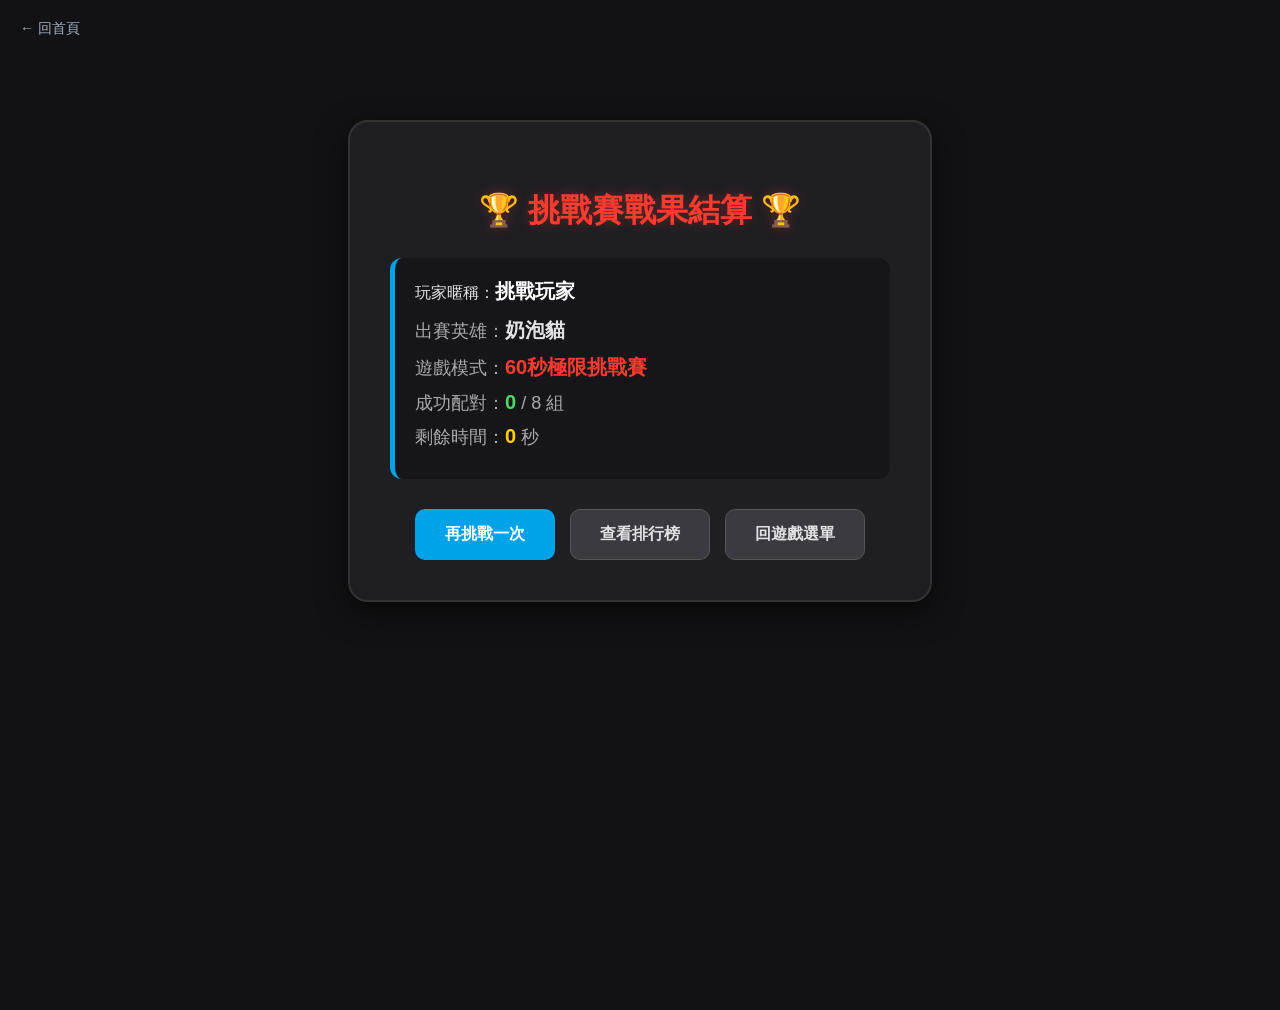
<file: capoo-game/result.html>
<!DOCTYPE html>
<html lang="zh-Hant">
<head>
    <meta charset="UTF-8">
    <meta name="viewport" content="width=device-width, initial-scale=1.0">
    <title>戰果結算 - 卡波記憶翻牌大作戰</title>
    <script src="https://code.jquery.com/jquery-3.6.0.min.js"></script>
    <style>
        :root {
            --bg-color: #121214;
            --text-color: #e1e1e6;
            --accent-color: #ff3b30; 
            --capoo-blue: #00A2E8;
        }

        body {
            background-color: var(--bg-color);
            color: var(--text-color);
            font-family: 'Segoe UI', Roboto, sans-serif;
            margin: 0;
            padding: 20px;
            padding-top: 90px;
            display: flex;
            flex-direction: column;
            align-items: center;
            min-height: 100vh;
        }

        /* 固定導覽列 */
        nav { 
            position: fixed; top: 0; left: 0; width: 100%; background: #1a1a1e; 
            padding: 15px 0; text-align: center; border-bottom: 2px solid var(--accent-color); z-index: 999; 
        }
        nav a { color: var(--text-color); text-decoration: none; margin: 0 10px; font-weight: bold; }
        nav a.active { color: var(--accent-color); }

        /* 結算大卡片外框 */
        .result-box {
            background-color: #1f1f23;
            border: 2px solid #333;
            border-radius: 20px;
            padding: 40px;
            width: 100%;
            max-width: 500px;
            text-align: center;
            box-shadow: 0 10px 30px rgba(0,0,0,0.6);
            margin-top: 30px;
        }

        h2 { color: var(--accent-color); text-shadow: 0 0 12px rgba(255,59,48,0.3); font-size: 32px; margin-bottom: 25px; }
        
        .score-info {
            background-color: #16161a;
            border-radius: 12px;
            padding: 20px;
            margin: 20px 0;
            border-left: 5px solid var(--capoo-blue);
            text-align: left;
        }

        .score-info p { font-size: 18px; margin: 10px 0; color: #aaa; }
        .score-info span { font-weight: bold; color: var(--text-color); font-size: 20px; }
        .highlight-win { color: #4cd964 !important; }
        .highlight-time { color: #ffcc00 !important; }

        .btn-group { display: flex; gap: 15px; justify-content: center; margin-top: 30px; }
        
        button {
            border: none; padding: 14px 28px; font-size: 16px; border-radius: 10px; 
            cursor: pointer; font-weight: bold; transition: 0.2s; width: 140px;
        }
        .btn-retry { background-color: var(--capoo-blue); color: white; }
        .btn-retry:hover { background-color: #008cd4; transform: scale(1.05); }
        
        .btn-rank { background-color: #3a3a40; color: #e1e1e6; border: 1px solid #555; }
        .btn-rank:hover { background-color: #4a4a52; transform: scale(1.05); }
    </style>
</head>
<body>

	<a href="home.html" class="back-link" style="position: absolute; top: 20px; left: 20px; color: #a0aec0; text-decoration: none; font-size: 14px;">
	&#8592; 回首頁
	</a>
    <div class="result-box">
        <h2>🏆 挑戰賽戰果結算 🏆</h2>
        
        <div class="score-info">
        <div style="margin-bottom: 12px; font-size: 16px; text-align: left;">
            玩家暱稱：<span id="player-nickname" style="color: #ffffff; font-weight: bold;">挑戰玩家</span>
        </div>
            <p>出賽英雄：<span id="res-hero">貓貓蟲卡波</span></p>
            <p>遊戲模式：<span style="color: var(--accent-color);">60秒極限挑戰賽</span></p>
            <p>成功配對：<span id="res-score" class="highlight-win">0</span> / 8 組</p>
            <p>剩餘時間：<span id="res-time" class="highlight-time">0</span> 秒</p>
        </div>

	<div class="btn-group">
            <button class="btn-retry" onclick="location.href='challenge.html'">再挑戰一次</button>
            <button class="btn-rank" onclick="location.href='leaderboard.html'">查看排行榜</button>
            <button onclick="location.href='index.html'" style="background-color: #3a3a40; color: #e1e1e6; border: 1px solid #555; width: 140px;">回遊戲選單</button>
        </div>
    </div>

    <script>
        window.onload = function() {
            let pNickname = localStorage.getItem('playerNickname') || '挑戰玩家';
            if (document.getElementById("player-nickname")) {
                document.getElementById("player-nickname").innerText = pNickname;
            }

            let latestHero = localStorage.getItem('playerCharName') || '貓貓蟲卡波';
            if (document.getElementById("res-hero")) {
                document.getElementById("res-hero").innerText = latestHero;
            }

            let latestScore = localStorage.getItem('challengeScore');
            if (latestScore !== null && document.getElementById("res-score")) {
                document.getElementById("res-score").innerText = latestScore;
            }

            let latestTimeLeft = localStorage.getItem('challengeTimeLeft');
            if (latestTimeLeft !== null && document.getElementById("res-time")) {
                document.getElementById("res-time").innerText = latestTimeLeft;
            }
        };
    </script>
</body>
</html>
</file>
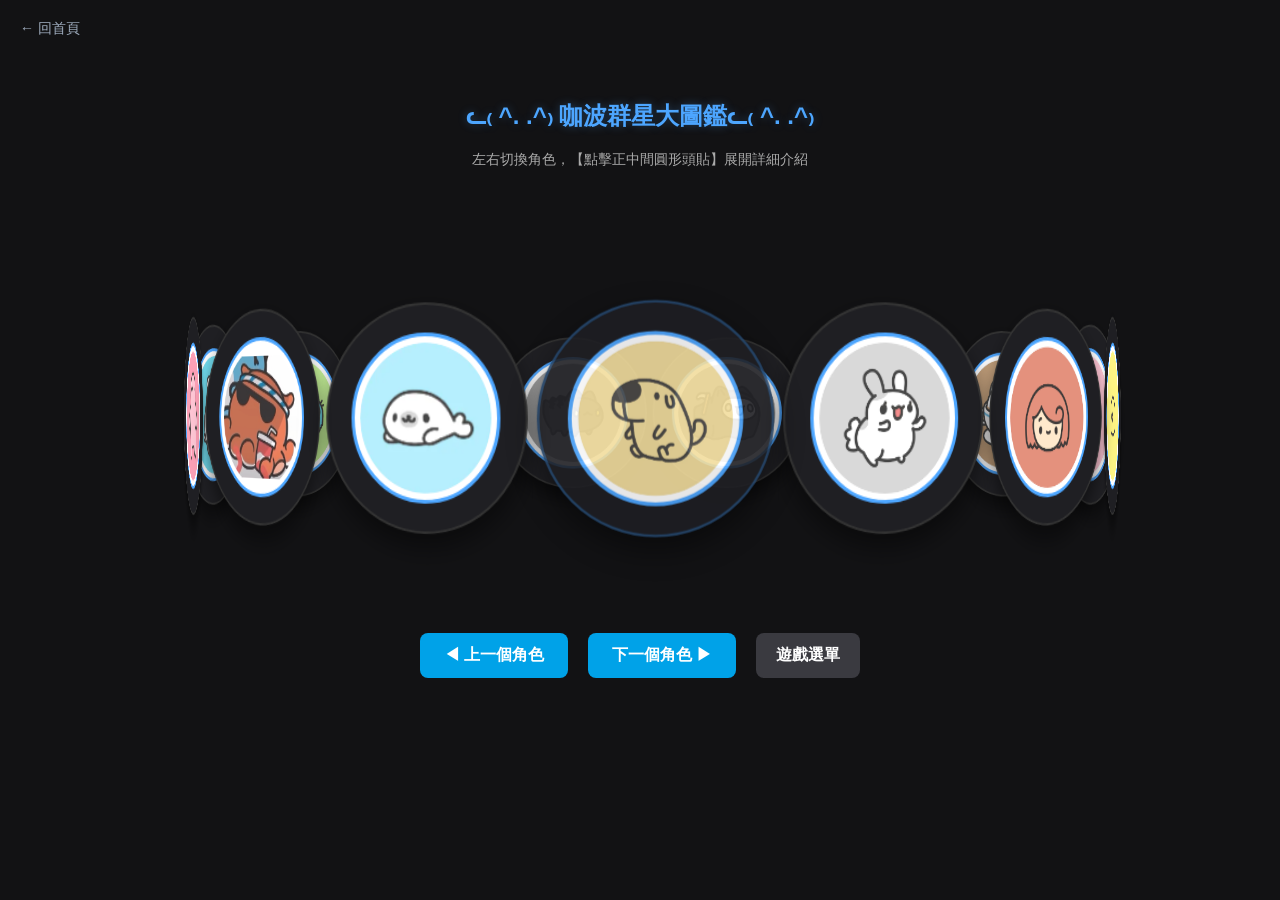
<file: capoo-game/story.html>
<!DOCTYPE html>
<html lang="zh-Hant">
<head>
    <meta charset="UTF-8">
    <meta name="viewport" content="width=device-width, initial-scale=1.0">
    <title>卡波記憶翻牌大作戰 - 角色介紹</title>
    <script src="https://code.jquery.com/jquery-3.6.0.min.js"></script>
    <style>
        :root {
            --bg-color: #121214;
            --text-color: #e1e1e6;
            --accent-color: #4da6ff; /*亮藍色*/
        }

        body {
            background-color: var(--bg-color);
            color: var(--text-color);
            font-family: 'Segoe UI', Roboto, sans-serif;/* 設定英中文字型順序 */
            margin: 0;
            padding: 20px;
            padding-top: 80px;
            display: flex;/* 啟用 Flexbox 排版 ，讓網頁裡的所有東西都垂直置中排列 */
            flex-direction: column;
            align-items: center;
            overflow-x: hidden;
        }

        h2 { color: var(--accent-color); text-shadow: 0 0 10px rgba(77,166,255,0.3); margin-bottom: 5px; }

        /*3D旋轉木馬的外框舞台: 加大透視感，調高寬度*/
        .stage-3d {
            width: 300px;
            height: 380px;
            perspective: 2000px; /* 拉高透視值，確保卡片不會因太近被裁切 */
            margin: 30px auto 10px;
            position: relative;							  /*絕對定位*/
        }
		
		/*實際會旋轉的旋轉盤(絕對定位/保持 3D 立體空間/貝茲曲線(彈簧回彈)*/
        .carousel-3d {
            width: 100%;
            height: 100%;
            position: absolute;
            transform-style: preserve-3d;
            transition: transform 0.8s cubic-bezier(0.175, 0.885, 0.32, 1.15);
        }

        /*角色卡牌基礎設定 (精準重設絕對定位與動畫軸點)*/
        .character-card-3d {
            position: absolute;
            width: 160px; /* 初始圓圈大頭貼大小 */
            height: 160px; 
            left: 50%;
            top: 50%;
            margin-left: -80px;
            margin-top: -80px; 
            background: #1f1f23;
            border: 2px solid #333;
            border-radius: 50%; /* 初始完美圓形 */
            padding: 10px;
            display: flex;
            flex-direction: column;/*Flexbox 內部元素排版 (讓圖片文字乖乖待在中間)*/
            align-items: center;
            justify-content: center;
            box-shadow: 0 10px 25px rgba(0,0,0,0.5);
            /* 平滑變化過渡 */
            transition: transform 0.4s cubic-bezier(0.25, 1, 0.5, 1), 			  /*3D 空間移動、貝茲曲線/
                        border-color 0.4s, opacity 0.4s, background-color 0.4s,
                        width 0.4s, height 0.4s, border-radius 0.4s, margin-left 0.4s, margin-top 0.4s;
            opacity: 0.25; /* 預設非焦點的角色會變得很透明，凸顯主角 */
            cursor: pointer;
        }

        /* 正中間焦點角色提示 */
        .character-card-3d.active-char {
            border-color: #26476c;
            opacity: 0.9;
        }

        /*點擊彈出：一邊往前暴衝，一邊向四周延展成高質感方卡*/
        .character-card-3d.pop-out {
            width: 280px;
            height: 360px;
            margin-left: -140px; /* 展開後的新一半寬度 */
            margin-top: -180px;  /* 展開後的新一半高度 */
            border-radius: 20px; 
            background-color: #24252a;
            border-color: var(--accent-color);
            box-shadow: 0 0 35px rgba(77,166,255,0.6);			/*發光效果*/
            opacity: 1 !important;								/*強制透明度 100% 完全顯示*/
            z-index: 100;										/*浮在最上層*/
        }

        /* 大頭貼圖案 */
        .character-card-3d img {
            width: 120px;
            height: 120px;
            object-fit: contain;
            border-radius: 50%;
            background: #fff;
            padding: 5px;
            border: 3px solid var(--accent-color);
            flex-shrink: 0;
            transition: 0.4s;
        }

        /* 點擊展開後，圖片稍微調整比例騰出空間給文字 */
        .character-card-3d.pop-out img {
            width: 110px;
            height: 110px;
        }
        /* 隱藏文字容器 */
        .character-info-content {
            opacity: 0;
            max-height: 0;
            overflow: hidden;
            transition: opacity 0.2s ease-out, max-height 0.4s ease-out, margin-top 0.4s;
            width: 100%;
            text-align: center;
        }

        /* 點擊彈出後，文字順滑向下伸展浮現 */
        .character-card-3d.pop-out .character-info-content {
            opacity: 1;
            max-height: 220px;
            margin-top: 15px;
        }

        .character-card-3d h3 { color: var(--accent-color); margin: 0 0 8px 0; font-size: 20px; }
        .character-card-3d p { color: #aaa; font-size: 14px; line-height: 1.5; height: 120px; overflow-y: auto; padding: 0 5px; margin: 0; }

        .controls { display: flex; gap: 20px; margin-top: 30px; z-index: 10; }/*控制按鈕區塊排版*/
        button {
            background-color: #00A2E8; color: white; border: none; padding: 12px 24px;
            font-size: 16px; border-radius: 8px; cursor: pointer; font-weight: bold; transition: 0.2s;
        }
        button:hover { background-color: #008cd4; transform: scale(1.05); }  /* 滑鼠懸停時微放大並變深色 */
    </style>
</head>
<body>
	<a href="home.html" class="back-link" style="position: absolute; top: 20px; left: 20px; color: #a0aec0; text-decoration: none; font-size: 14px;">
	&#8592; 回首頁
	</a>
    <h2>ᓚ₍ ^. .^₎ 咖波群星大圖鑑ᓚ₍ ^. .^₎ </h2>
    <p style="color: #aaa; font-size: 14px;">左右切換角色，【點擊正中間圓形頭貼】展開詳細介紹</p>

    <div class="stage-3d">
        <div class="carousel-3d" id="carousel"></div>
    </div>

    <div class="controls">
        <button id="prev-btn">◀ 上一個角色</button>
        <button id="next-btn">下一個角色 ▶</button>
		<button onclick="location.href='index.html'" style="background-color: #3a3a40; color: white; padding: 10px 20px; border-radius: 8px; font-weight: bold; cursor: pointer;">遊戲選單</button>
    </div>

    <script> //建立一個陣列，包含 15 個物件
        const characters = [
            { name: "狗狗", img: "DOG.2.png", desc: "一隻再生能力很強的生物，個性很溫和，呆呆的，很萬能沒有什麼事情可以難得倒他。是咖波最愛的朋友兼糧食。" },
            { name: "兔兔", img: "900x.webp", desc: "超級喜歡咖波的兔子，就算一直被吞食還是很想跟咖波在一起。" },
            { name: "拉拉", img: "拉拉.webp", desc: "收養咖波與狗狗的主人，唯一可以制伏咖波的人，咖波做蠢事時會揍他。" },
            { name: "小雞", img: "小雞.webp", desc: "糧食般的存在,數量超多吃都吃不完。" },
            { name: "咪卡", img: "咪卡.webp", desc: "雜食性的貓貓蟲，除了肉也會吃蔬菜。體型較小，軟綿綿的，個性害羞膽小，跟咖波情同兄妹般的存在。" },
            { name: "奶泡貓", img: "奶泡貓.webp", desc: "奶泡貓是一杯會動卡布奇諾,長得像貓跟蝸牛,非常熱愛咖啡,也很擅長冲煮咖啡,夢想是調製出自己心目中的極致美味特調咖啡。" },
            { name: "暴龍姐", img: "暴龍姐.webp", desc: "雖然很大隻但是很弱的母暴龍，常常被咖波搶走食物，跟咖波是好朋友。" },
            { name: "死神貓蟲", img: "死神貓蟲.webp", desc: "一心想做好自己工作的死神貓蟲，但總是失敗。" },
            { name: "黑貓蟲", img: "黑貓蟲.webp", desc: "咖波的死對頭，常常跟咖波打架，但也是好朋友，都會帶著他的弟弟黑貓蟲寶寶一起行動。" },
            { name: "黑貓蟲寶寶", img: "黑貓蟲寶寶.webp", desc: "黑貓蟲的弟弟，總是獲得大家的寵愛，哭的時候可以破壞一切事物。" },
            { name: "僵屍貓蟲", img: "殭屍貓蟲.webp", desc: "因為身體總是臭臭的，常常讓大家不敢靠近，其實非常想跟大家一起玩，咖波與狗狗總是會捏著鼻子邀請大家跟他一起玩耍。" },
            { name: "北極熊", img: "北極熊.webp", desc: "總是在打工的大白熊，常常會出現在各個工作場所。" },
            { name: "果凍人", img: "果凍人.webp", desc: "路人甲。" },
            { name: "小八", img: "小八.png", desc: "在海裡生活的可愛小八，有時會被咖波做成章魚燒。" },
            { name: "小海豹", img: "小海豹.webp", desc: "常常跟北極熊一起打工，現在常駐在奶泡貓咖啡當正職。" }
        ];

        let currentIndex = 0; 
        const rotateAngle = 360 / characters.length;  // 算出一張卡片該旋轉的角度：360度 / 15張貼紙 = 24度
        const radiusZ = 450; // 將圓環半徑縮攏到黃金450px，確保100%在舞台可視範圍內現形

        window.onload = function() {
            let $carousel = $('#carousel'); // 取得裝卡片的3D圓環容器
			
			//使用 forEach 迴圈，把 characters 陣列裡的每隻角色依序拿出來幫他們製作專屬的3D卡片(HTML)並排好
            characters.forEach((char, i) => {
                let cardHtml = `
                    <div class="character-card-3d" id="char-${i}" data-idx="${i}" style="transform: rotateY(${i * rotateAngle}deg) translateZ(${radiusZ}px);">
                        <img src="${char.img}" alt="${char.name}" onerror="this.src='capoo1.png'">
                        <div class="character-info-content">
                            <h3>${char.name}</h3>
                            <p>${char.desc}</p>
                        </div>
                    </div>
                `;
                $carousel.append(cardHtml); //把卡片塞進叫做 #carousel（旋轉木馬舞台）的HTML容器裡面
            });

            updateCardStates();

            // 導覽按鈕控制
            $('#prev-btn').click(() => {
                currentIndex = (currentIndex - 1 + characters.length) % characters.length;
                updateCarousel();
            });

            $('#next-btn').click(() => {
                currentIndex = (currentIndex + 1) % characters.length;
                updateCarousel();
            });

            // 點擊彈出/收回事件
            $('.character-card-3d').click(function() {
                let clickedIdx = $(this).data('idx');
                
                if (clickedIdx === currentIndex) {
                    if ($(this).hasClass('pop-out')) {
                        $(this).removeClass('pop-out');
                        $(this).css('transform', `rotateY(${clickedIdx * rotateAngle}deg) translateZ(${radiusZ}px)`);
                    } else {
                        $('.character-card-3d').removeClass('pop-out');
                        updateCardStates(); 
                        $(this).addClass('pop-out');
                        // 往前跳出的 3D 深度距離
                        $(this).css('transform', `rotateY(${clickedIdx * rotateAngle}deg) translateZ(580px)`);
                    }
                }
            });
        };

        function updateCarousel() {
            let targetDegree = currentIndex * -rotateAngle;
            $('#carousel').css('transform', `rotateY(${targetDegree}deg)`);
            updateCardStates();
        }

        function updateCardStates() {
            $('.character-card-3d').each(function() {
                let idx = $(this).data('idx');
                $(this).removeClass('active-char pop-out');
                $(this).css('transform', `rotateY(${idx * rotateAngle}deg) translateZ(${radiusZ}px)`);
            });
            $(`#char-${currentIndex}`).addClass('active-char');
        }
    </script>
</body>
</html>
</file>
